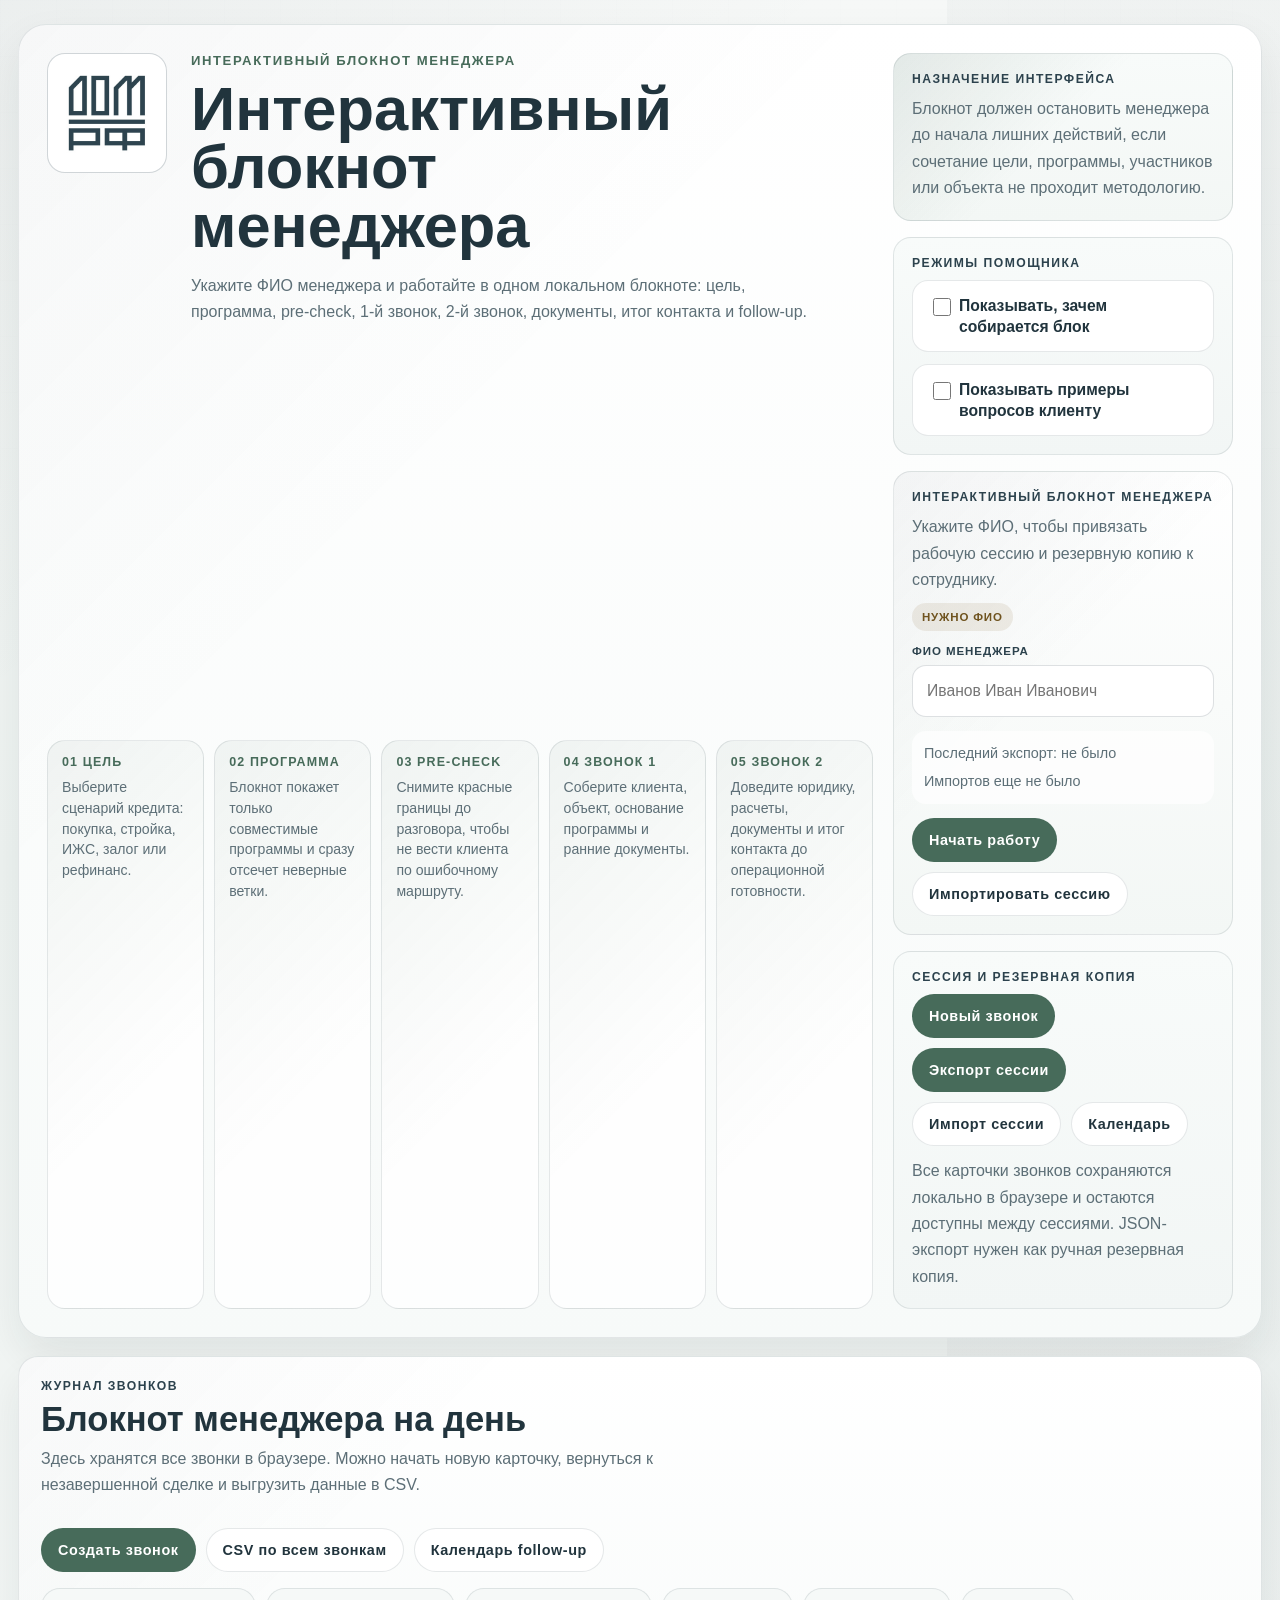
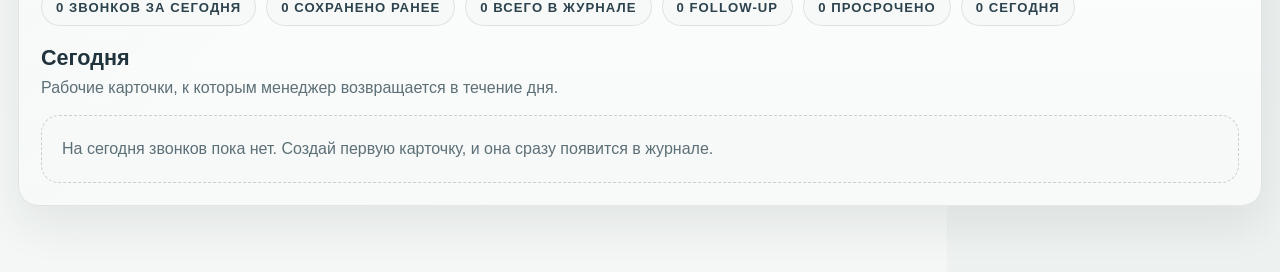
<file: index.html>
<!DOCTYPE html>
<html lang="ru">
<head>
    <meta charset="UTF-8">
    <meta http-equiv="refresh" content="0; url=app/" />
    <title>Перенаправление...</title>
</head>
<body>
    <p>Если вы не были перенаправлены автоматически, <a href="app/">нажмите здесь</a>.</p>
</body>
</html>
</file>
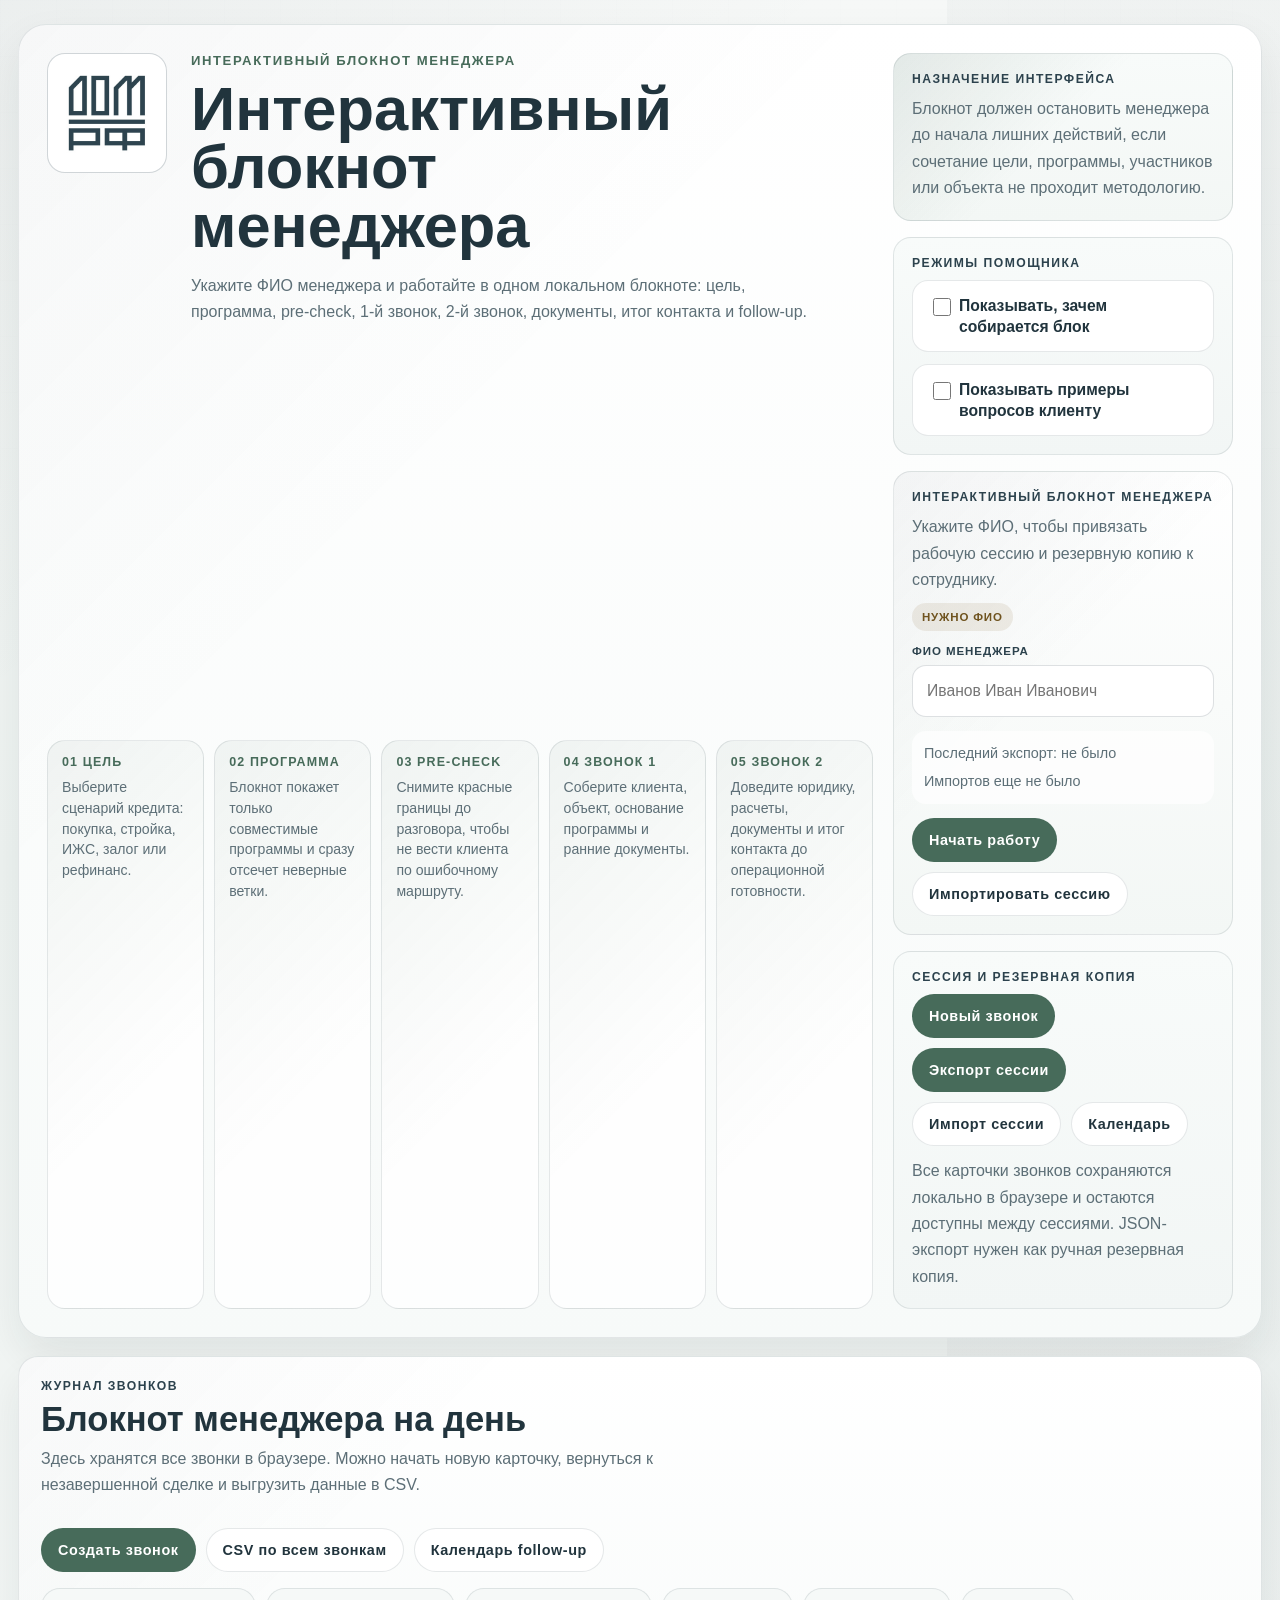
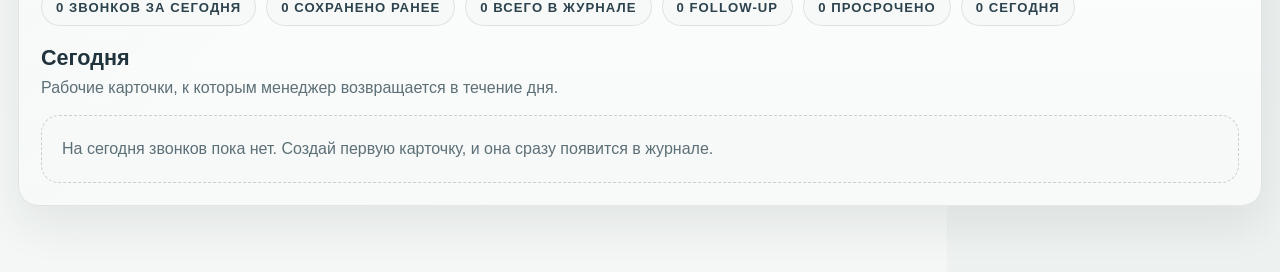
<file: app/index.html>
<!DOCTYPE html>
<html lang="ru">
  <head>
    <meta charset="UTF-8" />
    <meta name="viewport" content="width=device-width, initial-scale=1.0" />
    <title>Интерактивный блокнот менеджера</title>
    <link rel="stylesheet" href="./styles.css" />
  </head>
  <body>
    <main class="app">
      <header class="shell topbar">
        <div class="brand-panel">
          <div class="brand-lockup">
            <div class="brand-mark">
              <img src="./assets/logo.jpg" alt="Логотип ДОМ.РФ" />
            </div>
            <div class="brand-copy">
              <p class="eyebrow" id="brand-kicker">Интерактивный блокнот менеджера</p>
              <h1 id="brand-title">Интерактивный блокнот менеджера</h1>
              <p class="lead" id="brand-lead">
                Сначала менеджер выбирает цель кредита, затем видит только
                совместимые программы и проходит обязательный pre-check. После
                этого интерфейс открывает узлы <strong>1-го</strong> и
                <strong>2-го</strong> звонка с полями, документами,
                подсказками и регуляторными сигналами.
              </p>
            </div>
          </div>

          <div class="brand-sequence" aria-label="Логика прохождения сценария">
            <article class="brand-step-card">
              <span>01 Цель</span>
              <p>Выберите сценарий кредита: покупка, стройка, ИЖС, залог или рефинанс.</p>
            </article>
            <article class="brand-step-card">
              <span>02 Программа</span>
              <p>Блокнот покажет только совместимые программы и сразу отсечет неверные ветки.</p>
            </article>
            <article class="brand-step-card">
              <span>03 Pre-check</span>
              <p>Снимите красные границы до разговора, чтобы не вести клиента по ошибочному маршруту.</p>
            </article>
            <article class="brand-step-card">
              <span>04 Звонок 1</span>
              <p>Соберите клиента, объект, основание программы и ранние документы.</p>
            </article>
            <article class="brand-step-card">
              <span>05 Звонок 2</span>
              <p>Доведите юридику, расчеты, документы и итог контакта до операционной готовности.</p>
            </article>
          </div>
        </div>

        <div class="utility-panel">
          <section class="utility-card utility-card-note">
            <p class="utility-label">Назначение интерфейса</p>
            <p class="utility-copy">
              Блокнот должен остановить менеджера до начала лишних действий,
              если сочетание цели, программы, участников или объекта не проходит
              методологию.
            </p>
          </section>

          <section class="utility-card utility-card-tools">
            <p class="utility-label">Режимы помощника</p>
            <div class="topbar-tools">
              <label class="tool-switch">
                <input type="checkbox" id="detail-mode" />
                <span>Показывать, зачем собирается блок</span>
              </label>
              <label class="tool-switch">
                <input type="checkbox" id="question-mode" />
                <span>Показывать примеры вопросов клиенту</span>
              </label>
            </div>
          </section>

          <section class="utility-card utility-card-manager" id="manager-profile-root"></section>

          <section class="utility-card utility-card-actions">
            <p class="utility-label">Сессия и резервная копия</p>
            <div class="action-cluster">
              <button class="action-button action-button-primary" id="create-call-button" type="button">
                Новый звонок
              </button>
              <button class="action-button action-button-primary" id="export-session-button" type="button">
                Экспорт сессии
              </button>
              <button class="action-button" id="import-session-button" type="button">
                Импорт сессии
              </button>
              <button class="action-button" id="open-calendar-button" type="button">
                Календарь
              </button>
            </div>
            <p class="utility-copy">
              Все карточки звонков сохраняются локально в браузере и остаются
              доступны между сессиями. JSON-экспорт нужен как ручная резервная копия.
            </p>
          </section>
        </div>
      </header>

      <section class="shell journal-shell" id="journal-root"></section>

      <section class="shell workspace-shell hidden" id="workspace-shell">
        <section class="workspace-topbar" id="workspace-topbar"></section>

        <section class="router-grid">
          <article class="router-card">
            <div class="router-head">
              <span class="router-step">01</span>
              <h2>Цель кредита</h2>
            </div>
            <p class="router-copy">
              Первая развилка графа. Именно цель задает допустимые сценарии,
              объектную часть маршрута и набор документов, которые вообще имеет
              смысл собирать.
            </p>
            <div id="purpose-picker" class="choice-group"></div>
          </article>

          <article class="router-card">
            <div class="router-head">
              <span class="router-step">02</span>
              <h2>Программа</h2>
            </div>
            <p class="router-copy">
              После выбора цели показываются только релевантные программы с
              понятным статусом: допускается, требует подтверждения или
              блокируется до звонка.
            </p>
            <div id="program-picker" class="program-grid"></div>
          </article>
        </section>

        <section class="workspace">
          <div class="graph-column">
            <section class="summary-card" id="route-summary"></section>
            <section id="precheck-root" class="precheck-root"></section>
            <section id="graph-root" class="graph-root"></section>
            <section id="call-outcome-root" class="call-outcome-root"></section>
          </div>

          <aside class="insight-column">
            <section class="contradiction-card" id="contradictions-root"></section>

            <section class="insight-card">
              <h2>Динамические сигналы</h2>
              <p class="insight-copy">
                Здесь показываются стоп-факторы, предупреждения и методологические
                подсказки по текущей ветке.
              </p>
              <div id="insights-root" class="insights-root"></div>
            </section>
          </aside>
        </section>
      </section>

      <section class="output-panel-root hidden" id="output-panel-root"></section>
      <section class="documents-drawer-root hidden" id="documents-drawer-root"></section>
      <section class="calendar-drawer-root hidden" id="calendar-drawer-root"></section>
      <input type="file" id="session-import-input" accept=".json,application/json" hidden />
      <section class="session-modal-root hidden" id="session-modal-root"></section>
    </main>

    <script src="./app.js"></script>
  </body>
</html>
</file>
<file: app/styles.css>
:root {
  --bg: #f1f4f3;
  --bg-deep: #e4ebe8;
  --paper: #ffffff;
  --paper-soft: #f6f9f8;
  --paper-strong: #edf3f1;
  --ink: #243640;
  --muted: #5d6f77;
  --line: rgba(44, 66, 77, 0.12);
  --line-strong: rgba(44, 66, 77, 0.22);
  --brand: #2c424d;
  --brand-strong: #21343d;
  --brand-soft: rgba(44, 66, 77, 0.08);
  --accent: #476b5a;
  --accent-soft: rgba(71, 107, 90, 0.1);
  --info: #3f6273;
  --info-soft: rgba(63, 98, 115, 0.1);
  --warn: #8f6f3a;
  --warn-soft: rgba(143, 111, 58, 0.12);
  --danger: #a2473f;
  --danger-soft: rgba(162, 71, 63, 0.12);
  --shadow: 0 20px 44px rgba(25, 38, 44, 0.08);
  --radius-xl: 28px;
  --radius-lg: 20px;
  --radius-md: 16px;
  --radius-sm: 12px;
  --font-display: "Etelka Medium Pro", "Avenir Next Condensed", "Arial Narrow", sans-serif;
  --font-body: "Avenir Next", "Trebuchet MS", "Segoe UI", sans-serif;
}

* {
  box-sizing: border-box;
}

html {
  font-size: 16px;
}

body {
  margin: 0;
  min-height: 100vh;
  color: var(--ink);
  background:
    linear-gradient(140deg, rgba(44, 66, 77, 0.05), transparent 24%),
    linear-gradient(90deg, transparent 0 74%, rgba(44, 66, 77, 0.03) 74% 100%),
    linear-gradient(180deg, #f6f8f7 0%, #eef3f1 46%, #f4f7f6 100%);
  font-family: var(--font-body);
}

body::before {
  content: "";
  position: fixed;
  inset: 0;
  pointer-events: none;
  background-image:
    linear-gradient(rgba(44, 66, 77, 0.03) 1px, transparent 1px),
    linear-gradient(90deg, rgba(44, 66, 77, 0.03) 1px, transparent 1px);
  background-size: 56px 56px;
  mask-image: linear-gradient(180deg, rgba(0, 0, 0, 0.18), transparent 82%);
}

img {
  display: block;
  max-width: 100%;
}

button,
input,
select,
textarea {
  font: inherit;
}

.app {
  position: relative;
  z-index: 1;
  padding: 24px 18px 48px;
}

.shell {
  width: min(1420px, 100%);
  margin: 0 auto;
}

.topbar,
.router-card,
.journal-card,
.workspace-card,
.summary-card,
.precheck-card,
.node-card,
.call-outcome-card,
.contradiction-card,
.insight-card,
.audit-card {
  border: 1px solid var(--line);
  background: var(--paper);
  box-shadow: var(--shadow);
}

.topbar {
  display: grid;
  grid-template-columns: minmax(0, 1.4fr) 340px;
  gap: 20px;
  padding: 28px;
  border-radius: var(--radius-xl);
  margin-bottom: 18px;
  background:
    linear-gradient(135deg, rgba(44, 66, 77, 0.04), transparent 34%),
    linear-gradient(180deg, #ffffff 0%, #f7faf9 100%);
}

.brand-panel {
  display: grid;
  gap: 22px;
  min-width: 0;
}

.brand-lockup {
  display: grid;
  grid-template-columns: 120px minmax(0, 1fr);
  gap: 24px;
  align-items: start;
}

.brand-mark {
  display: grid;
  place-items: center;
  min-height: 120px;
  padding: 16px;
  border-radius: 18px;
  border: 1px solid var(--line-strong);
  background: #ffffff;
}

.brand-mark img {
  width: 82px;
  height: 82px;
  object-fit: contain;
}

.brand-copy {
  min-width: 0;
}

.eyebrow,
.router-step,
.utility-label,
.node-index,
.section-kicker,
.summary-label,
.field-source,
.field-note-label,
.audit-label,
.insight-title {
  font-family: var(--font-display);
  font-weight: 800;
  letter-spacing: 0.12em;
  text-transform: uppercase;
}

.eyebrow {
  margin: 0 0 12px;
  color: var(--accent);
  font-size: 0.82rem;
}

.topbar h1,
.router-card h2,
.precheck-head h3,
.precheck-section h4,
.precheck-redlines h5,
.call-outcome-card h2,
.outcome-section h3,
.followup-card h3,
.calendar-header h2,
.calendar-group h3,
.calendar-task-card h4,
.calendar-month-card h3,
.calendar-selected-card h3,
.contradiction-card h2,
.contradiction-item h3,
.insight-card h2,
.node-head h3 {
  margin: 0;
  font-family: var(--font-display);
  font-weight: 800;
  line-height: 0.95;
  color: var(--brand-strong);
}

.topbar h1 {
  max-width: 17ch;
  font-size: clamp(2.75rem, 4.8vw, 5.1rem);
}

.lead,
.router-copy,
.summary-copy,
.node-head p,
.insight-copy,
.field-note,
.field-detail,
.field-help,
.completion-copy,
.audit-copy,
.utility-copy,
.program-reason {
  color: var(--muted);
  line-height: 1.65;
}

.lead {
  max-width: 70ch;
  margin: 18px 0 0;
}

.lead strong {
  color: var(--brand-strong);
}

.brand-sequence {
  display: grid;
  grid-template-columns: repeat(5, minmax(0, 1fr));
  gap: 10px;
}

.brand-step-card {
  display: grid;
  align-content: start;
  gap: 8px;
  min-height: 132px;
  padding: 14px;
  border: 1px solid rgba(44, 66, 77, 0.12);
  border-radius: 18px;
  background:
    linear-gradient(135deg, rgba(71, 107, 90, 0.08), transparent 62%),
    rgba(255, 255, 255, 0.78);
}

.brand-step-card span {
  color: var(--accent);
  font-family: var(--font-display);
  font-size: 0.78rem;
  font-weight: 900;
  letter-spacing: 0.09em;
  text-transform: uppercase;
}

.brand-step-card p {
  margin: 0;
  color: var(--muted);
  font-size: 0.88rem;
  line-height: 1.48;
}

.brand-chip,
.summary-chip {
  display: inline-flex;
  align-items: center;
  min-height: 38px;
  padding: 8px 14px;
  border-radius: 999px;
  border: 1px solid rgba(44, 66, 77, 0.12);
  background: var(--paper-soft);
  color: var(--brand);
  font-family: var(--font-display);
  font-size: 0.82rem;
  font-weight: 800;
  letter-spacing: 0.08em;
  text-transform: uppercase;
}

button.summary-chip {
  cursor: pointer;
  appearance: none;
}

button.summary-chip:hover {
  border-color: rgba(71, 107, 90, 0.32);
  background: var(--accent-soft);
}

.utility-panel {
  display: grid;
  gap: 16px;
  align-content: start;
}

.utility-card {
  padding: 18px;
  border-radius: 18px;
  border: 1px solid var(--line);
  background: linear-gradient(180deg, #f8fbfa 0%, #f2f6f5 100%);
}

.utility-card-note {
  background:
    linear-gradient(135deg, rgba(71, 107, 90, 0.12), transparent 48%),
    linear-gradient(180deg, #f8fbfa 0%, #f3f7f5 100%);
}

.utility-label {
  display: block;
  margin: 0 0 10px;
  color: var(--brand);
  font-size: 0.76rem;
}

.utility-copy {
  margin: 0;
}

.utility-card-actions .utility-copy {
  margin-top: 12px;
}

.utility-card-manager {
  background:
    linear-gradient(135deg, rgba(44, 66, 77, 0.06), transparent 46%),
    linear-gradient(180deg, #ffffff 0%, #f3f7f5 100%);
}

.manager-profile-card {
  display: grid;
  gap: 14px;
}

.manager-profile-head,
.manager-profile-actions,
.session-modal-actions {
  display: flex;
  flex-wrap: wrap;
  gap: 10px;
  align-items: flex-start;
  justify-content: space-between;
}

.manager-profile-field {
  display: grid;
  gap: 8px;
}

.manager-profile-name {
  margin: 0 0 8px;
  color: var(--brand-strong);
  font-family: var(--font-display);
  font-size: 1.25rem;
  font-weight: 900;
  line-height: 1.05;
}

.manager-profile-field span,
.session-preview-row span {
  color: var(--brand);
  font-family: var(--font-display);
  font-size: 0.72rem;
  font-weight: 900;
  letter-spacing: 0.08em;
  text-transform: uppercase;
}

.session-meta-grid {
  display: grid;
  gap: 7px;
  padding: 12px;
  border-radius: 14px;
  background: rgba(255, 255, 255, 0.72);
  color: var(--muted);
  font-size: 0.9rem;
  line-height: 1.45;
}

.session-status {
  padding: 11px 12px;
  border-radius: 14px;
  border: 1px solid transparent;
  font-weight: 800;
  line-height: 1.45;
}

.session-status.success {
  border-color: rgba(71, 107, 90, 0.2);
  background: var(--accent-soft);
  color: var(--accent);
}

.session-status.warning {
  border-color: rgba(143, 111, 58, 0.2);
  background: var(--warn-soft);
  color: #6f531f;
}

.session-status.danger {
  border-color: rgba(162, 71, 63, 0.2);
  background: var(--danger-soft);
  color: #742a23;
}

.topbar-tools {
  display: grid;
  gap: 12px;
}

.tool-switch {
  display: grid;
  grid-template-columns: 18px minmax(0, 1fr);
  gap: 12px;
  align-items: start;
  min-height: 60px;
  padding: 14px 16px;
  border-radius: 16px;
  border: 1px solid var(--line);
  background: #ffffff;
}

.tool-switch input {
  margin-top: 3px;
  inline-size: 18px;
  block-size: 18px;
  accent-color: var(--accent);
}

.tool-switch span {
  font-family: var(--font-display);
  font-size: 0.98rem;
  font-weight: 800;
  line-height: 1.35;
  color: var(--brand-strong);
}

.action-cluster,
.call-card-actions,
.workspace-stage-actions {
  display: flex;
  flex-wrap: wrap;
  gap: 10px;
}

.call-card-actions,
.workspace-stage-actions {
  margin-top: 14px;
}

.action-button,
.stage-button {
  display: inline-flex;
  align-items: center;
  justify-content: center;
  min-height: 44px;
  padding: 10px 16px;
  border-radius: 999px;
  border: 1px solid var(--line);
  background: #ffffff;
  color: var(--brand-strong);
  cursor: pointer;
  font-family: var(--font-display);
  font-size: 0.9rem;
  font-weight: 800;
  letter-spacing: 0.04em;
  transition:
    transform 160ms ease,
    border-color 160ms ease,
    background 160ms ease,
    color 160ms ease;
}

.action-button:hover,
.stage-button:hover:not(:disabled) {
  transform: translateY(-1px);
  border-color: rgba(44, 66, 77, 0.24);
}

.action-button-primary,
.stage-button.is-active {
  border-color: rgba(71, 107, 90, 0.32);
  background: var(--accent);
  color: #ffffff;
}

.action-button:disabled,
.stage-button:disabled {
  cursor: not-allowed;
  opacity: 0.52;
}

.journal-shell,
.workspace-shell {
  display: grid;
  gap: 18px;
}

.journal-shell {
  margin-bottom: 18px;
}

.journal-card,
.workspace-card {
  padding: 22px;
  border-radius: 20px;
  background:
    linear-gradient(135deg, rgba(44, 66, 77, 0.03), transparent 30%),
    linear-gradient(180deg, #ffffff 0%, #f7faf9 100%);
}

.journal-head,
.workspace-card-head,
.workspace-meta-row {
  display: flex;
  flex-wrap: wrap;
  align-items: flex-start;
  justify-content: space-between;
  gap: 16px;
}

.journal-head h2,
.workspace-card-head h2,
.journal-section-head h3 {
  margin: 0;
  font-family: var(--font-display);
  font-weight: 800;
  line-height: 0.96;
  color: var(--brand-strong);
}

.journal-head h2 {
  font-size: clamp(2rem, 2.7vw, 3rem);
}

.workspace-card-head {
  margin-bottom: 18px;
  padding-bottom: 16px;
  border-bottom: 1px solid var(--line);
}

.workspace-card-head h2 {
  font-size: clamp(1.8rem, 2.4vw, 2.6rem);
}

.journal-copy,
.journal-section-head p,
.call-card-copy {
  margin: 0;
  color: var(--muted);
  line-height: 1.62;
}

.journal-copy {
  max-width: 70ch;
  margin-top: 10px;
}

.journal-stat-row {
  display: flex;
  flex-wrap: wrap;
  gap: 10px;
  margin: 16px 0 0;
}

.journal-section {
  margin-top: 22px;
}

.journal-section-head {
  margin-bottom: 14px;
}

.journal-section-head h3 {
  font-size: 1.35rem;
  margin-bottom: 6px;
}

.journal-empty {
  padding: 20px;
  border-radius: 18px;
  border: 1px dashed var(--line-strong);
  background: var(--paper-soft);
  color: var(--muted);
  line-height: 1.65;
}

.call-list {
  display: grid;
  gap: 14px;
}

.call-card {
  padding: 18px;
  border-radius: 18px;
  border: 1px solid rgba(44, 66, 77, 0.1);
  background: var(--paper-soft);
}

.call-card.is-active {
  border-color: rgba(71, 107, 90, 0.34);
  background: #ffffff;
  box-shadow: 0 14px 28px rgba(25, 38, 44, 0.06);
}

.call-card-head {
  display: flex;
  flex-wrap: wrap;
  align-items: flex-start;
  justify-content: space-between;
  gap: 12px;
  margin-bottom: 12px;
}

.call-card-head h3 {
  margin: 0 0 6px;
  font-family: var(--font-display);
  font-weight: 800;
  font-size: 1.2rem;
  color: var(--brand-strong);
}

.call-stage-pill {
  display: inline-flex;
  align-items: center;
  min-height: 32px;
  padding: 6px 11px;
  border-radius: 999px;
  background: var(--brand-soft);
  color: var(--brand);
  font-family: var(--font-display);
  font-size: 0.76rem;
  font-weight: 800;
  letter-spacing: 0.08em;
  text-transform: uppercase;
}

.call-outcome-strip {
  display: flex;
  flex-wrap: wrap;
  gap: 8px;
  margin: 0 0 12px;
}

.outcome-pill {
  display: inline-flex;
  align-items: center;
  min-height: 28px;
  padding: 5px 10px;
  border-radius: 999px;
  background: var(--paper-strong);
  color: var(--brand);
  font-family: var(--font-display);
  font-size: 0.72rem;
  font-weight: 900;
  letter-spacing: 0.07em;
  text-transform: uppercase;
}

.outcome-pill.success,
.outcome-pill.today {
  background: rgba(71, 107, 90, 0.12);
  color: var(--accent);
}

.outcome-pill.warning,
.outcome-pill.tomorrow {
  background: var(--warn-soft);
  color: #6f531f;
}

.outcome-pill.danger,
.outcome-pill.overdue {
  background: var(--danger-soft);
  color: #742a23;
}

.outcome-pill.info,
.outcome-pill.later {
  background: var(--info-soft);
  color: #264c5d;
}

.outcome-pill.neutral,
.outcome-pill.no_date {
  background: var(--brand-soft);
  color: var(--brand);
}

.call-card-line {
  display: flex;
  flex-wrap: wrap;
  gap: 10px;
  margin-bottom: 12px;
}

.call-progress-inline {
  margin-bottom: 12px;
}

.workspace-topbar {
  display: grid;
}

.workspace-meta-grid {
  display: grid;
  grid-template-columns: minmax(220px, 1.15fr) minmax(220px, 1.05fr) minmax(220px, 1fr) minmax(180px, 0.72fr);
  gap: 14px;
  align-items: end;
}

.workspace-meta-row {
  margin-top: 22px;
}

.meta-field {
  display: grid;
  gap: 8px;
}

.workspace-stage-block {
  display: grid;
  gap: 10px;
  padding: 16px 18px;
  border-radius: 16px;
  border: 1px solid rgba(44, 66, 77, 0.08);
  background: var(--paper-soft);
}

.workspace-stage-actions {
  justify-content: flex-end;
}

.workspace-status-grid {
  display: grid;
  grid-template-columns: minmax(0, 1fr) minmax(300px, 360px);
  gap: 16px;
  align-items: start;
  margin-top: 16px;
}

.workspace-status-grid .journal-stat-row {
  margin-top: 0;
}

.progress-card {
  padding: 16px;
  border-radius: 18px;
  border: 1px solid rgba(44, 66, 77, 0.1);
  background:
    linear-gradient(135deg, rgba(71, 107, 90, 0.08), transparent 42%),
    #ffffff;
}

.progress-card-head,
.progress-meter-head {
  display: flex;
  align-items: baseline;
  justify-content: space-between;
  gap: 12px;
}

.progress-card-head {
  margin-bottom: 12px;
}

.progress-card-head strong {
  font-family: var(--font-display);
  font-size: 2.1rem;
  line-height: 1;
  color: var(--brand-strong);
}

.progress-track {
  position: relative;
  height: 8px;
  overflow: hidden;
  border-radius: 999px;
  background: rgba(44, 66, 77, 0.1);
}

.progress-track span {
  position: absolute;
  inset: 0 auto 0 0;
  border-radius: inherit;
  background: linear-gradient(90deg, var(--accent), var(--brand));
}

.progress-track-main {
  height: 12px;
}

.progress-meter-list {
  display: grid;
  gap: 12px;
  margin-top: 14px;
}

.progress-meter {
  display: grid;
  gap: 7px;
}

.progress-meter.is-muted {
  opacity: 0.5;
}

.progress-meter-head {
  color: var(--muted);
  font-size: 0.9rem;
}

.progress-meter-head strong {
  color: var(--brand-strong);
  font-family: var(--font-display);
  font-size: 0.9rem;
}

.progress-copy {
  margin: 12px 0 0;
  color: var(--muted);
  font-size: 0.92rem;
  line-height: 1.55;
}

.stage-switcher {
  display: flex;
  flex-wrap: wrap;
  gap: 10px;
}

.stage-card .completion-block {
  background: transparent;
  border: 0;
  padding: 0;
}

.router-grid {
  display: grid;
  grid-template-columns: repeat(2, minmax(0, 1fr));
  gap: 16px;
  margin-bottom: 18px;
}

.router-card {
  padding: 22px;
  border-radius: var(--radius-lg);
  background:
    linear-gradient(135deg, rgba(44, 66, 77, 0.03), transparent 30%),
    linear-gradient(180deg, #ffffff 0%, #f7faf9 100%);
}

.router-head {
  display: grid;
  grid-template-columns: 56px minmax(0, 1fr);
  gap: 14px;
  align-items: start;
  margin-bottom: 14px;
}

.router-step {
  display: inline-flex;
  align-items: center;
  justify-content: center;
  width: 56px;
  height: 56px;
  border-radius: 14px;
  background: var(--brand);
  color: #ffffff;
  font-size: 1rem;
}

.router-card h2 {
  font-size: clamp(1.9rem, 2.5vw, 2.8rem);
}

.router-copy {
  margin: 0 0 16px;
  max-width: 64ch;
}

.choice-group {
  display: flex;
  flex-wrap: wrap;
  gap: 10px;
}

.choice-chip {
  display: inline-flex;
  align-items: center;
  justify-content: center;
  min-height: 44px;
  padding: 10px 16px;
  border-radius: 999px;
  border: 1px solid var(--line);
  background: #ffffff;
  color: var(--brand-strong);
  cursor: pointer;
  font-family: var(--font-display);
  font-size: 0.93rem;
  font-weight: 800;
  transition:
    transform 160ms ease,
    border-color 160ms ease,
    background 160ms ease,
    color 160ms ease;
}

.choice-chip:hover {
  transform: translateY(-1px);
  border-color: rgba(44, 66, 77, 0.26);
}

.choice-chip.is-active {
  border-color: rgba(71, 107, 90, 0.32);
  background: var(--accent-soft);
  color: var(--accent);
}

.program-grid {
  display: grid;
  grid-template-columns: repeat(2, minmax(0, 1fr));
  gap: 12px;
}

.program-empty {
  padding: 16px;
  border-radius: 16px;
  border: 1px dashed var(--line-strong);
  background: var(--paper-soft);
  color: var(--muted);
  line-height: 1.65;
}

.program-card {
  position: relative;
  display: grid;
  gap: 8px;
  min-height: 132px;
  padding: 18px 18px 18px 22px;
  border-radius: 18px;
  border: 1px solid var(--line);
  background: var(--paper-soft);
  color: var(--ink);
  text-align: left;
  cursor: pointer;
  transition:
    transform 160ms ease,
    border-color 160ms ease,
    background 160ms ease,
    box-shadow 160ms ease;
}

.program-card::before {
  content: "";
  position: absolute;
  inset: 0 auto 0 0;
  width: 5px;
  border-radius: 18px 0 0 18px;
  background: rgba(44, 66, 77, 0.2);
}

.program-card:hover:not(:disabled) {
  transform: translateY(-2px);
  box-shadow: 0 14px 28px rgba(25, 38, 44, 0.08);
}

.program-card.is-active {
  border-color: rgba(71, 107, 90, 0.34);
  background: #ffffff;
}

.program-card.allowed::before {
  background: var(--accent);
}

.program-card.conditional::before {
  background: var(--warn);
}

.program-card.blocked::before {
  background: var(--danger);
}

.program-card.blocked {
  cursor: not-allowed;
  opacity: 0.78;
  background: #fbf6f5;
}

.program-title,
.program-status {
  font-family: var(--font-display);
  font-weight: 800;
}

.program-title {
  font-size: 1.05rem;
  color: var(--brand-strong);
}

.program-status {
  font-size: 0.74rem;
  letter-spacing: 0.12em;
  text-transform: uppercase;
}

.program-card.allowed .program-status {
  color: var(--accent);
}

.program-card.conditional .program-status {
  color: var(--warn);
}

.program-card.blocked .program-status {
  color: var(--danger);
}

.workspace {
  display: grid;
  grid-template-columns: minmax(0, 1fr) 336px;
  gap: 18px;
  align-items: start;
}

.graph-column {
  min-width: 0;
}

.summary-card,
.precheck-card,
.node-card,
.call-outcome-card,
.contradiction-card,
.insight-card,
.audit-card {
  border-radius: 20px;
}

.summary-card {
  padding: 20px 22px;
  margin-bottom: 18px;
  background:
    linear-gradient(135deg, rgba(44, 66, 77, 0.04), transparent 36%),
    linear-gradient(180deg, #ffffff 0%, #f7faf9 100%);
}

.summary-label {
  display: block;
  color: var(--accent);
  font-size: 0.76rem;
}

.summary-line {
  display: flex;
  flex-wrap: wrap;
  gap: 10px;
  margin: 12px 0;
}

.summary-copy {
  margin: 0;
}

.precheck-root,
.graph-root {
  display: grid;
  gap: 16px;
}

.precheck-root {
  margin-bottom: 18px;
}

.precheck-card,
.node-card {
  position: relative;
  overflow: hidden;
}

.precheck-card::before,
.node-card::before {
  content: "";
  position: absolute;
  inset: 0 auto 0 0;
  width: 6px;
  background: linear-gradient(180deg, var(--brand), rgba(44, 66, 77, 0.2));
}

.precheck-card {
  padding: 22px;
  background:
    linear-gradient(135deg, rgba(44, 66, 77, 0.03), transparent 28%),
    linear-gradient(180deg, #ffffff 0%, #f7faf9 100%);
}

.precheck-head h3 {
  font-size: clamp(1.85rem, 2.4vw, 2.7rem);
  margin-bottom: 10px;
}

.precheck-head p,
.precheck-section-head p {
  margin: 0;
  color: var(--muted);
  line-height: 1.65;
}

.precheck-status-row {
  display: flex;
  flex-wrap: wrap;
  gap: 10px;
  margin: 16px 0 18px;
}

.precheck-grid {
  display: grid;
  gap: 14px;
}

.precheck-section {
  padding: 16px;
  border-radius: 18px;
  border: 1px solid rgba(44, 66, 77, 0.1);
  background: var(--paper-soft);
}

.precheck-section-head {
  margin-bottom: 14px;
}

.precheck-section h4 {
  font-size: 1.34rem;
  margin-bottom: 8px;
}

.precheck-redlines {
  margin-top: 14px;
}

.precheck-redlines h5 {
  margin-bottom: 8px;
  font-size: 0.98rem;
}

.node-card {
  padding: 22px;
  background:
    linear-gradient(135deg, rgba(44, 66, 77, 0.02), transparent 28%),
    linear-gradient(180deg, #ffffff 0%, #f7faf9 100%);
}

.call-outcome-root {
  margin-top: 18px;
}

.call-outcome-card {
  display: grid;
  gap: 18px;
  padding: 22px;
  background:
    linear-gradient(135deg, rgba(71, 107, 90, 0.07), transparent 34%),
    linear-gradient(180deg, #ffffff 0%, #f7faf9 100%);
}

.call-outcome-head,
.outcome-section-head-row,
.calendar-header,
.calendar-group-head,
.calendar-month-head,
.calendar-task-head {
  display: flex;
  gap: 14px;
  align-items: flex-start;
  justify-content: space-between;
}

.call-outcome-head h2 {
  font-size: clamp(2rem, 3vw, 3.2rem);
  margin-bottom: 10px;
}

.call-outcome-head p,
.outcome-section-head p,
.calendar-header p,
.calendar-group-head p,
.calendar-task-card p {
  margin: 0;
  color: var(--muted);
  line-height: 1.55;
}

.call-outcome-head-status,
.calendar-summary-row {
  display: flex;
  flex-wrap: wrap;
  gap: 8px;
  justify-content: flex-end;
}

.outcome-validation-panel {
  padding: 14px 16px;
  border: 1px solid rgba(143, 111, 58, 0.18);
  border-radius: 16px;
  background: var(--warn-soft);
  color: #6f531f;
}

.outcome-validation-panel strong {
  display: block;
  margin-bottom: 8px;
  font-family: var(--font-display);
  font-size: 0.78rem;
  letter-spacing: 0.1em;
  text-transform: uppercase;
}

.outcome-validation-panel ul {
  margin: 0;
  padding-left: 18px;
  line-height: 1.5;
}

.outcome-section,
.followup-card,
.calendar-summary-card,
.calendar-group,
.calendar-month-card,
.calendar-selected-card {
  padding: 16px;
  border: 1px solid rgba(44, 66, 77, 0.1);
  border-radius: 18px;
  background: var(--paper-soft);
}

.outcome-section {
  display: grid;
  gap: 14px;
}

.outcome-section h3,
.followup-card h3,
.calendar-group h3,
.calendar-month-card h3,
.calendar-selected-card h3 {
  margin: 0 0 6px;
  font-size: 1.35rem;
}

.call-outcome-status-row {
  display: grid;
  grid-template-columns: repeat(4, minmax(0, 1fr));
  gap: 10px;
}

.outcome-status-chip {
  display: grid;
  gap: 6px;
  min-height: 92px;
  padding: 13px;
  border: 1px solid rgba(44, 66, 77, 0.12);
  border-radius: 16px;
  background: #ffffff;
  color: var(--brand-strong);
  cursor: pointer;
  text-align: left;
}

.outcome-status-chip span {
  font-family: var(--font-display);
  font-weight: 900;
  letter-spacing: 0.04em;
  text-transform: uppercase;
}

.outcome-status-chip em {
  color: var(--muted);
  font-size: 0.86rem;
  font-style: normal;
  line-height: 1.45;
}

.outcome-status-chip.is-active {
  border-color: rgba(71, 107, 90, 0.38);
  background:
    linear-gradient(135deg, rgba(71, 107, 90, 0.12), transparent 56%),
    #ffffff;
  box-shadow: 0 14px 28px rgba(25, 38, 44, 0.06);
}

.outcome-status-chip.danger.is-active {
  border-color: rgba(162, 71, 63, 0.32);
}

.outcome-status-chip.warning.is-active {
  border-color: rgba(143, 111, 58, 0.32);
}

.call-outcome-grid {
  display: grid;
  grid-template-columns: minmax(0, 1.35fr) minmax(320px, 0.85fr);
  gap: 16px;
  align-items: start;
}

.outcome-column,
.followup-card,
.promised-docs-list,
.calendar-groups,
.calendar-task-list {
  display: grid;
  gap: 14px;
}

.outcome-field {
  display: grid;
  gap: 8px;
}

.outcome-field > span,
.outcome-mini-label,
.calendar-reschedule-row label span {
  color: var(--brand);
  font-family: var(--font-display);
  font-size: 0.72rem;
  font-weight: 900;
  letter-spacing: 0.08em;
  text-transform: uppercase;
}

.call-outcome-textarea {
  min-height: 104px;
  resize: vertical;
}

.promised-docs-empty,
.calendar-empty {
  padding: 14px;
  border-radius: 14px;
  background: var(--brand-soft);
  color: var(--brand);
  line-height: 1.55;
}

.promised-doc-row {
  display: grid;
  gap: 12px;
  padding: 14px;
  border: 1px solid rgba(44, 66, 77, 0.1);
  border-radius: 16px;
  background: #ffffff;
}

.promised-doc-head,
.promised-doc-actions,
.call-outcome-actions,
.calendar-task-actions {
  display: flex;
  flex-wrap: wrap;
  gap: 10px;
  align-items: center;
  justify-content: space-between;
}

.promised-doc-grid {
  display: grid;
  grid-template-columns: minmax(0, 1fr) 150px;
  gap: 12px;
}

.promised-doc-comment {
  grid-column: 1 / -1;
}

.outcome-check {
  display: inline-grid;
  grid-template-columns: 20px minmax(0, 1fr);
  gap: 10px;
  align-items: center;
  color: var(--brand-strong);
  font-weight: 800;
}

.outcome-check input {
  inline-size: 20px;
  block-size: 20px;
  accent-color: var(--accent);
}

.outcome-check-card {
  padding: 12px;
  border: 1px solid rgba(44, 66, 77, 0.1);
  border-radius: 14px;
  background: #ffffff;
}

.followup-card {
  position: sticky;
  top: 18px;
}

.followup-grid,
.calendar-reschedule-row {
  display: grid;
  grid-template-columns: 1fr 120px;
  gap: 12px;
}

.followup-preview {
  display: grid;
  gap: 6px;
  padding: 13px 14px;
  border-radius: 14px;
  background: #ffffff;
}

.followup-preview strong {
  color: var(--brand-strong);
  line-height: 1.45;
}

.call-outcome-actions {
  justify-content: flex-end;
}

.locked-card::before {
  background: linear-gradient(180deg, var(--danger), rgba(162, 71, 63, 0.24));
}

.node-shell {
  display: grid;
  grid-template-columns: 72px minmax(0, 1fr);
  gap: 18px;
  align-items: start;
}

.node-index {
  display: inline-flex;
  align-items: center;
  justify-content: center;
  width: 56px;
  height: 56px;
  border-radius: 16px;
  background: var(--brand);
  color: #ffffff;
  font-size: 0.9rem;
}

.node-head {
  margin-bottom: 16px;
}

.section-kicker {
  display: inline-flex;
  align-items: center;
  min-height: 28px;
  margin-bottom: 10px;
  padding: 5px 10px;
  border-radius: 999px;
  font-size: 0.72rem;
}

.section-kicker.call1 {
  background: var(--accent-soft);
  color: var(--accent);
}

.section-kicker.call2 {
  background: var(--info-soft);
  color: var(--info);
}

.section-kicker.bridge {
  background: var(--brand-soft);
  color: var(--brand);
}

.section-kicker.final {
  background: rgba(33, 52, 61, 0.1);
  color: var(--brand-strong);
}

.node-head h3 {
  font-size: clamp(1.75rem, 2.2vw, 2.5rem);
  margin-bottom: 10px;
}

.node-head p {
  margin: 0;
}

.node-banner-list {
  display: grid;
  gap: 10px;
  margin-bottom: 14px;
}

.node-banner {
  padding: 13px 14px;
  border-radius: 14px;
  border: 1px solid transparent;
  font-size: 0.96rem;
  line-height: 1.58;
}

.node-banner strong {
  display: block;
  margin-bottom: 4px;
  font-family: var(--font-display);
  font-size: 0.8rem;
  letter-spacing: 0.1em;
  text-transform: uppercase;
}

.node-banner.blocker,
.insight-item.blocker {
  border-color: rgba(162, 71, 63, 0.14);
  background: var(--danger-soft);
  color: #742a23;
}

.node-banner.warning,
.insight-item.warning {
  border-color: rgba(143, 111, 58, 0.16);
  background: var(--warn-soft);
  color: #6f531f;
}

.node-banner.info,
.insight-item.info {
  border-color: rgba(63, 98, 115, 0.14);
  background: var(--info-soft);
  color: #264c5d;
}

.field-grid {
  display: grid;
  grid-template-columns: repeat(2, minmax(0, 1fr));
  gap: 14px;
}

.field-card {
  min-width: 0;
  padding: 16px;
  border-radius: 16px;
  border: 1px solid rgba(44, 66, 77, 0.09);
  background: var(--paper-soft);
}

.field-card.is-invalid {
  border-color: rgba(162, 71, 63, 0.28);
  background: #fff7f5;
}

.field-label-row {
  display: flex;
  align-items: flex-start;
  justify-content: space-between;
  gap: 12px;
  margin-bottom: 6px;
}

.field-label {
  display: block;
  font-family: var(--font-display);
  font-size: 1rem;
  font-weight: 800;
  line-height: 1.15;
  color: var(--brand-strong);
}

.field-required {
  display: inline-flex;
  align-items: center;
  min-height: 22px;
  padding: 2px 7px;
  border-radius: 999px;
  background: var(--brand-soft);
  color: var(--brand);
  font-family: var(--font-display);
  font-size: 0.68rem;
  font-weight: 800;
  letter-spacing: 0.08em;
  text-transform: uppercase;
  white-space: nowrap;
}

.field-meta-badge {
  display: inline-flex;
  align-items: center;
  min-height: 22px;
  padding: 2px 7px;
  border-radius: 999px;
  background: rgba(63, 98, 115, 0.09);
  color: var(--info);
  font-size: 0.66rem;
  font-weight: 800;
  letter-spacing: 0.04em;
  white-space: nowrap;
}

.field-source {
  display: inline-flex;
  align-items: center;
  min-height: 22px;
  margin-bottom: 10px;
  padding: 2px 8px;
  border-radius: 999px;
  font-size: 0.66rem;
}

.field-source.apics {
  background: var(--accent-soft);
  color: var(--accent);
}

.field-source.csv_no_id {
  background: var(--warn-soft);
  color: var(--warn);
}

.field-source.method {
  background: var(--info-soft);
  color: var(--info);
}

.field-note-label {
  display: block;
  margin-top: 10px;
  margin-bottom: 4px;
  color: var(--accent);
  font-size: 0.66rem;
}

.field-note,
.field-detail,
.field-help,
.validation-message {
  margin: 0;
  font-size: 0.92rem;
}

.validation-message.soft-warning {
  margin-top: 8px;
  color: var(--warn);
}

.field-input,
.field-textarea,
.field-select {
  width: 100%;
  min-height: 52px;
  padding: 13px 14px;
  border-radius: 14px;
  border: 1px solid rgba(44, 66, 77, 0.16);
  background: #ffffff;
  color: var(--ink);
  font-size: 0.98rem;
  line-height: 1.45;
}

.field-input:focus,
.field-textarea:focus,
.field-select:focus {
  outline: none;
  border-color: rgba(71, 107, 90, 0.38);
  box-shadow: 0 0 0 4px rgba(71, 107, 90, 0.12);
}

.field-textarea {
  min-height: 144px;
  resize: vertical;
}

.field-select {
  appearance: none;
  padding-right: 44px;
  background-image:
    linear-gradient(45deg, transparent 50%, var(--brand) 50%),
    linear-gradient(135deg, var(--brand) 50%, transparent 50%);
  background-position:
    calc(100% - 22px) calc(50% - 3px),
    calc(100% - 16px) calc(50% - 3px);
  background-size: 6px 6px, 6px 6px;
  background-repeat: no-repeat;
}

.field-input-date {
  letter-spacing: 0.02em;
}

.checkbox-list {
  display: grid;
  gap: 10px;
}

.checkbox-option {
  display: grid;
  grid-template-columns: 18px minmax(0, 1fr);
  gap: 10px;
  align-items: start;
  padding: 12px 14px;
  border-radius: 14px;
  border: 1px solid rgba(44, 66, 77, 0.1);
  background: #ffffff;
  color: var(--brand-strong);
  line-height: 1.45;
}

.checkbox-option input {
  margin-top: 2px;
  inline-size: 18px;
  block-size: 18px;
  accent-color: var(--accent);
}

.participants-control {
  display: grid;
  gap: 12px;
  min-width: 0;
  container-type: inline-size;
}

.participants-list {
  display: grid;
  gap: 10px;
  min-width: 0;
}

.participant-row {
  display: grid;
  gap: 12px;
  min-width: 0;
  max-width: 100%;
  padding: 14px;
  border-radius: 18px;
  border: 1px solid rgba(44, 66, 77, 0.12);
  background:
    linear-gradient(135deg, rgba(71, 107, 90, 0.08), transparent 42%),
    #ffffff;
}

.participant-row-head {
  display: flex;
  min-width: 0;
  align-items: center;
  justify-content: space-between;
  gap: 12px;
}

.participant-index {
  display: inline-flex;
  align-items: center;
  min-width: 0;
  min-height: 30px;
  padding: 0 11px;
  border-radius: 999px;
  background: var(--paper-strong);
  color: var(--brand-strong);
  font-size: 0.78rem;
  font-weight: 900;
  letter-spacing: 0.08em;
  text-transform: uppercase;
}

.participant-fields {
  display: grid;
  grid-template-columns: minmax(220px, 1.35fr) minmax(150px, 0.85fr) minmax(120px, 0.65fr) minmax(150px, 0.85fr);
  gap: 12px;
  min-width: 0;
}

.participant-field {
  display: grid;
  gap: 6px;
  min-width: 0;
  max-width: 100%;
}

.participant-field .field-input,
.participant-field .field-select {
  min-width: 0;
}

.participant-field span {
  font-size: 0.75rem;
  font-weight: 800;
  letter-spacing: 0.08em;
  line-height: 1.2;
  text-transform: uppercase;
  color: var(--muted);
  overflow-wrap: anywhere;
}

.participant-hint {
  margin: -2px 0 0;
  color: var(--muted);
  font-size: 0.9rem;
  line-height: 1.45;
}

.participant-checks,
.participant-docs {
  display: flex;
  flex-wrap: wrap;
  gap: 8px;
  min-width: 0;
}

.participant-checks label,
.participant-docs label {
  display: inline-flex;
  align-items: center;
  gap: 7px;
  min-height: 32px;
  padding: 6px 9px;
  border: 1px solid rgba(44, 66, 77, 0.1);
  border-radius: 999px;
  background: rgba(255, 255, 255, 0.78);
  color: var(--brand-strong);
  font-size: 0.78rem;
  font-weight: 800;
}

.participant-checks input,
.participant-docs input {
  inline-size: 16px;
  block-size: 16px;
  accent-color: var(--accent);
}

.participant-add,
.participant-remove {
  max-width: 100%;
  border: 1px solid transparent;
  border-radius: 14px;
  font-weight: 800;
  cursor: pointer;
  transition:
    transform 0.2s ease,
    box-shadow 0.2s ease,
    background 0.2s ease;
}

.participant-add {
  justify-self: stretch;
  min-height: 48px;
  padding: 0 18px;
  border-style: dashed;
  border-color: rgba(71, 107, 90, 0.34);
  background:
    linear-gradient(180deg, rgba(71, 107, 90, 0.08), rgba(71, 107, 90, 0.03)),
    #ffffff;
  color: var(--accent);
  box-shadow: none;
}

.participant-remove {
  flex: 0 1 auto;
  white-space: nowrap;
  min-height: 34px;
  padding: 0 12px;
  border-color: rgba(162, 71, 63, 0.18);
  background: rgba(162, 71, 63, 0.06);
  color: var(--danger);
  font-size: 0.84rem;
}

.participant-add:hover,
.participant-remove:hover {
  transform: translateY(-1px);
}

.participant-add:hover {
  border-color: rgba(71, 107, 90, 0.54);
  background: var(--accent-soft);
}

@container (max-width: 760px) {
  .participant-fields {
    grid-template-columns: repeat(2, minmax(0, 1fr));
  }

  .participant-name,
  .participant-role,
  .participant-kinship {
    grid-column: 1 / -1;
  }
}

@container (max-width: 460px) {
  .participant-fields {
    grid-template-columns: 1fr;
  }

  .participant-citizenship {
    grid-column: 1 / -1;
  }
}

.validation-message {
  margin-top: 8px;
  color: var(--danger);
}

.toggle-block,
.question-block,
.regulatory-block,
.completion-block {
  margin-top: 16px;
  padding: 14px;
  border-radius: 14px;
  border: 1px solid rgba(44, 66, 77, 0.08);
  background: var(--paper-soft);
}

.toggle-block h4,
.question-block h4,
.regulatory-block h4,
.completion-block h4 {
  margin: 0 0 8px;
  font-family: var(--font-display);
  font-size: 0.86rem;
  font-weight: 800;
  letter-spacing: 0.1em;
  text-transform: uppercase;
  color: var(--brand);
}

.question-list,
.regulatory-list,
.completion-list,
.audit-stat-list,
.audit-points {
  margin: 0;
  padding-left: 18px;
  color: var(--muted);
  line-height: 1.58;
}

.insight-column {
  position: sticky;
  top: 18px;
  display: grid;
  gap: 16px;
}

.contradiction-card,
.insight-card,
.audit-card {
  padding: 18px;
  background:
    linear-gradient(135deg, rgba(44, 66, 77, 0.03), transparent 28%),
    linear-gradient(180deg, #ffffff 0%, #f7faf9 100%);
}

.contradiction-card {
  border-color: rgba(162, 71, 63, 0.18);
}

.contradiction-head {
  display: grid;
  gap: 8px;
}

.contradiction-card h2,
.insight-card h2 {
  font-size: 1.84rem;
  margin-bottom: 8px;
}

.contradiction-copy {
  margin: 0;
  color: var(--muted);
  line-height: 1.55;
}

.contradiction-summary-row {
  display: flex;
  flex-wrap: wrap;
  gap: 8px;
  margin: 14px 0;
}

.contradiction-count {
  display: inline-flex;
  align-items: center;
  min-height: 30px;
  padding: 5px 9px;
  border-radius: 999px;
  font-family: var(--font-display);
  font-size: 0.68rem;
  font-weight: 800;
  letter-spacing: 0.08em;
  text-transform: uppercase;
}

.contradiction-count.danger {
  background: var(--danger-soft);
  color: #742a23;
}

.contradiction-count.warn {
  background: var(--warn-soft);
  color: #6f531f;
}

.contradiction-count.info {
  background: var(--info-soft);
  color: #264c5d;
}

.contradiction-list {
  display: grid;
  gap: 10px;
}

.contradiction-item {
  padding: 14px;
  border-radius: 16px;
  border: 1px solid rgba(44, 66, 77, 0.08);
  background: var(--paper-soft);
}

.contradiction-item.blocker {
  border-color: rgba(162, 71, 63, 0.2);
  background: linear-gradient(180deg, #fff8f6 0%, rgba(162, 71, 63, 0.08) 100%);
}

.contradiction-item.warning {
  border-color: rgba(143, 111, 58, 0.22);
  background: linear-gradient(180deg, #fffaf0 0%, rgba(143, 111, 58, 0.08) 100%);
}

.contradiction-item.info {
  border-color: rgba(63, 98, 115, 0.18);
  background: linear-gradient(180deg, #f7fbfc 0%, rgba(63, 98, 115, 0.08) 100%);
}

.contradiction-item-head {
  display: flex;
  flex-wrap: wrap;
  gap: 8px;
  margin-bottom: 8px;
}

.contradiction-severity,
.contradiction-stage {
  display: inline-flex;
  align-items: center;
  min-height: 24px;
  padding: 4px 8px;
  border-radius: 999px;
  background: rgba(255, 255, 255, 0.66);
  color: var(--brand);
  font-family: var(--font-display);
  font-size: 0.64rem;
  font-weight: 800;
  letter-spacing: 0.08em;
  text-transform: uppercase;
}

.contradiction-item h3 {
  margin: 0 0 8px;
  font-size: 1.12rem;
  line-height: 1.05;
}

.contradiction-item p,
.contradiction-action-text {
  margin: 0;
  color: var(--muted);
  line-height: 1.5;
}

.contradiction-action-text {
  margin-top: 10px;
  padding: 10px 12px;
  border-radius: 12px;
  background: rgba(255, 255, 255, 0.66);
}

.contradiction-action-text strong,
.contradiction-banner-action {
  display: block;
  margin-bottom: 3px;
  color: var(--brand-strong);
  font-family: var(--font-display);
  font-size: 0.7rem;
  font-weight: 800;
  letter-spacing: 0.08em;
  text-transform: uppercase;
}

.contradiction-facts {
  margin: 10px 0 0;
  padding-left: 18px;
  color: var(--muted);
  line-height: 1.5;
}

.contradiction-go,
.contradiction-inline-go {
  width: 100%;
  min-height: 38px;
  margin-top: 12px;
  border: 1px solid rgba(71, 107, 90, 0.24);
  border-radius: 12px;
  background: var(--brand);
  color: #ffffff;
  cursor: pointer;
  font-family: var(--font-display);
  font-size: 0.78rem;
  font-weight: 800;
  letter-spacing: 0.08em;
  text-transform: uppercase;
}

.contradiction-inline-go {
  width: auto;
  padding: 0 14px;
}

.contradiction-go:hover,
.contradiction-inline-go:hover {
  background: var(--brand-strong);
}

.contradiction-empty,
.contradiction-more {
  margin-top: 14px;
  padding: 13px 14px;
  border-radius: 14px;
  border: 1px solid rgba(44, 66, 77, 0.1);
  background: var(--brand-soft);
  color: var(--brand);
  line-height: 1.5;
}

.contradiction-more {
  width: 100%;
  cursor: pointer;
  font-family: var(--font-display);
  font-weight: 800;
  letter-spacing: 0.08em;
  text-transform: uppercase;
}

.contradiction-more:hover {
  border-color: rgba(71, 107, 90, 0.28);
  background: var(--accent-soft);
}

.contradiction-empty.success {
  background: var(--accent-soft);
  color: var(--accent);
}

.contradiction-banner span {
  display: block;
}

.contradiction-banner-action {
  margin-top: 8px;
}

.is-contradiction-highlight {
  outline: 3px solid rgba(162, 71, 63, 0.34);
  outline-offset: 4px;
  transition: outline-color 0.2s ease, box-shadow 0.2s ease;
  box-shadow: 0 0 0 8px rgba(162, 71, 63, 0.08);
}

.insights-root {
  display: grid;
  gap: 10px;
  margin-top: 14px;
}

.insight-item {
  padding: 13px 14px;
  border-radius: 14px;
  border: 1px solid rgba(44, 66, 77, 0.08);
  font-size: 0.94rem;
  line-height: 1.55;
}

.signal-action {
  display: block;
  width: 100%;
  text-align: left;
  cursor: pointer;
  transition:
    transform 0.16s ease,
    box-shadow 0.16s ease,
    border-color 0.16s ease;
}

.signal-action:hover {
  transform: translateY(-1px);
  box-shadow: 0 10px 24px rgba(25, 38, 44, 0.08);
}

.signal-action:focus-visible {
  outline: 3px solid rgba(71, 107, 90, 0.3);
  outline-offset: 3px;
}

.signal-target-hint {
  display: block;
  margin-top: 8px;
  color: var(--accent);
  font-size: 0.74rem;
  font-weight: 900;
}

.signal-group {
  display: grid;
  gap: 10px;
}

.signal-group + .signal-group {
  margin-top: 14px;
}

.signal-group-head {
  display: flex;
  align-items: center;
  justify-content: space-between;
  gap: 10px;
  color: var(--muted);
  font-size: 0.76rem;
  font-weight: 900;
  letter-spacing: 0.08em;
  text-transform: uppercase;
}

.signal-group-head span,
.signal-meta {
  display: inline-flex;
  align-items: center;
  min-height: 22px;
  padding: 2px 8px;
  border-radius: 999px;
  background: rgba(44, 66, 77, 0.08);
  color: var(--muted);
  font-size: 0.68rem;
  font-weight: 800;
  letter-spacing: 0;
  text-transform: none;
}

.signal-meta {
  margin-bottom: 6px;
}

.insight-title {
  display: block;
  margin-bottom: 4px;
  font-size: 0.7rem;
}

.insight-empty {
  padding: 13px 14px;
  border-radius: 14px;
  background: var(--brand-soft);
  color: var(--brand);
}

.audit-label {
  display: block;
  margin-bottom: 8px;
  color: var(--accent);
  font-size: 0.76rem;
}

.audit-diff {
  margin: 14px 0;
  padding: 13px 14px;
  border-radius: 14px;
  border: 1px solid rgba(44, 66, 77, 0.1);
  background: var(--paper-soft);
}

.audit-diff strong {
  display: block;
  margin-bottom: 6px;
  font-family: var(--font-display);
  font-size: 0.88rem;
  color: var(--brand-strong);
}

.audit-diff p {
  margin: 6px 0 0;
  color: var(--muted);
  line-height: 1.5;
}

.audit-stat-list {
  margin-bottom: 12px;
}

.calendar-drawer-root {
  position: fixed;
  inset: 0;
  z-index: 44;
}

.calendar-scrim {
  position: absolute;
  inset: 0;
  background: rgba(20, 33, 38, 0.34);
  backdrop-filter: blur(5px);
}

.calendar-drawer {
  position: absolute;
  inset: 16px 16px 16px auto;
  display: grid;
  grid-template-rows: auto minmax(0, 1fr);
  width: min(760px, calc(100vw - 32px));
  border: 1px solid rgba(44, 66, 77, 0.16);
  border-radius: 28px;
  background:
    linear-gradient(135deg, rgba(71, 107, 90, 0.11), transparent 34%),
    linear-gradient(180deg, #ffffff 0%, #f6f9f8 100%);
  box-shadow: 0 28px 90px rgba(18, 31, 36, 0.26);
  overflow: hidden;
}

.calendar-header {
  padding: 18px;
  border-bottom: 1px solid var(--line);
}

.calendar-header h2 {
  margin: 0 0 8px;
  font-size: clamp(2rem, 5vw, 3.35rem);
  line-height: 0.95;
}

.calendar-body {
  display: grid;
  align-content: start;
  gap: 14px;
  min-height: 0;
  padding: 14px;
  overflow: auto;
}

.calendar-summary-card {
  display: grid;
  gap: 12px;
  background: #ffffff;
}

.calendar-group {
  display: grid;
  gap: 12px;
  background: #ffffff;
}

.calendar-group.overdue {
  border-color: rgba(162, 71, 63, 0.18);
}

.calendar-group.today {
  border-color: rgba(71, 107, 90, 0.2);
}

.calendar-task-card {
  display: grid;
  gap: 12px;
  padding: 14px;
  border: 1px solid rgba(44, 66, 77, 0.1);
  border-radius: 16px;
  background: var(--paper-soft);
}

.calendar-task-card.overdue {
  border-color: rgba(162, 71, 63, 0.2);
  background: linear-gradient(180deg, #fff8f6 0%, rgba(162, 71, 63, 0.08) 100%);
}

.calendar-task-card.today {
  border-color: rgba(71, 107, 90, 0.22);
  background: linear-gradient(180deg, #ffffff 0%, rgba(71, 107, 90, 0.09) 100%);
}

.calendar-task-card h4 {
  margin: 4px 0 4px;
  font-size: 1.25rem;
}

.calendar-task-facts {
  display: flex;
  flex-wrap: wrap;
  gap: 8px;
}

.calendar-task-facts span {
  min-height: 28px;
  padding: 5px 9px;
  border-radius: 999px;
  background: #ffffff;
  color: var(--brand);
  font-family: var(--font-display);
  font-size: 0.72rem;
  font-weight: 900;
  letter-spacing: 0.07em;
  text-transform: uppercase;
}

.calendar-task-copy {
  color: var(--muted);
  line-height: 1.55;
}

.calendar-task-copy strong {
  color: var(--brand-strong);
}

.calendar-task-actions {
  justify-content: flex-start;
}

.calendar-reschedule-row label {
  display: grid;
  gap: 7px;
}

.calendar-month-layout {
  display: grid;
  grid-template-columns: minmax(0, 1fr) minmax(260px, 0.85fr);
  gap: 14px;
  align-items: start;
}

.calendar-month-card,
.calendar-selected-card {
  display: grid;
  gap: 14px;
  background: #ffffff;
}

.calendar-week-row,
.calendar-month-grid {
  display: grid;
  grid-template-columns: repeat(7, minmax(0, 1fr));
  gap: 8px;
}

.calendar-week-row span {
  color: var(--muted);
  font-family: var(--font-display);
  font-size: 0.7rem;
  font-weight: 900;
  text-align: center;
  text-transform: uppercase;
}

.calendar-day-chip {
  display: grid;
  place-items: center;
  min-height: 58px;
  border: 1px solid rgba(44, 66, 77, 0.1);
  border-radius: 14px;
  background: var(--paper-soft);
  color: var(--brand-strong);
  cursor: pointer;
}

.calendar-day-chip span {
  font-family: var(--font-display);
  font-weight: 900;
}

.calendar-day-chip strong {
  min-width: 22px;
  min-height: 22px;
  padding: 3px 6px;
  border-radius: 999px;
  background: var(--accent);
  color: #ffffff;
  font-size: 0.7rem;
}

.calendar-day-chip.is-muted {
  opacity: 0.45;
}

.calendar-day-chip.is-active {
  border-color: rgba(71, 107, 90, 0.38);
  background: var(--accent-soft);
  box-shadow: 0 0 0 4px rgba(71, 107, 90, 0.08);
}

.calendar-empty-main {
  background: #ffffff;
}

.session-modal-root {
  position: fixed;
  inset: 0;
  z-index: 58;
}

.session-modal-scrim {
  position: absolute;
  inset: 0;
  background: rgba(20, 33, 38, 0.38);
  backdrop-filter: blur(6px);
}

.session-modal {
  position: absolute;
  inset: 50% auto auto 50%;
  display: grid;
  gap: 16px;
  width: min(620px, calc(100vw - 32px));
  max-height: calc(100vh - 32px);
  padding: 22px;
  border: 1px solid rgba(44, 66, 77, 0.16);
  border-radius: 28px;
  background:
    linear-gradient(135deg, rgba(71, 107, 90, 0.1), transparent 38%),
    linear-gradient(180deg, #ffffff 0%, #f6f9f8 100%);
  box-shadow: 0 28px 90px rgba(18, 31, 36, 0.28);
  overflow: auto;
  transform: translate(-50%, -50%);
}

.session-modal-head {
  display: grid;
  gap: 8px;
}

.session-modal h2 {
  margin: 0;
  font-family: var(--font-display);
  font-size: clamp(2.1rem, 5vw, 3.4rem);
  line-height: 0.95;
  color: var(--brand-strong);
}

.session-modal p {
  margin: 0;
  color: var(--muted);
  line-height: 1.55;
}

.session-preview-grid {
  display: grid;
  gap: 10px;
}

.session-preview-row {
  display: grid;
  grid-template-columns: 170px minmax(0, 1fr);
  gap: 12px;
  align-items: start;
  padding: 12px;
  border: 1px solid rgba(44, 66, 77, 0.1);
  border-radius: 14px;
  background: #ffffff;
}

.session-preview-row strong {
  color: var(--brand-strong);
  line-height: 1.4;
}

.session-warning {
  padding: 14px 16px;
  border: 1px solid rgba(162, 71, 63, 0.2);
  border-radius: 16px;
  background: var(--danger-soft);
  color: #742a23;
  line-height: 1.55;
}

.session-warning strong {
  display: block;
  margin-bottom: 5px;
  font-family: var(--font-display);
  font-size: 0.78rem;
  letter-spacing: 0.1em;
  text-transform: uppercase;
}

.session-modal-actions {
  justify-content: flex-end;
}

.documents-drawer-root {
  position: fixed;
  inset: 0;
  z-index: 42;
}

.documents-scrim {
  position: absolute;
  inset: 0;
  background: rgba(20, 33, 38, 0.32);
  backdrop-filter: blur(5px);
}

.documents-drawer {
  position: absolute;
  inset: 16px 16px 16px auto;
  display: grid;
  grid-template-rows: auto minmax(0, 1fr) auto;
  width: min(540px, calc(100vw - 32px));
  border: 1px solid rgba(44, 66, 77, 0.16);
  border-radius: 28px;
  background:
    linear-gradient(135deg, rgba(71, 107, 90, 0.1), transparent 34%),
    linear-gradient(180deg, #ffffff 0%, #f6f9f8 100%);
  box-shadow: 0 28px 90px rgba(18, 31, 36, 0.26);
  overflow: hidden;
}

.documents-drawer.is-pinned {
  box-shadow: 0 24px 70px rgba(18, 31, 36, 0.2);
}

.documents-header,
.documents-footer {
  padding: 18px;
  border-color: var(--line);
}

.documents-header {
  display: grid;
  grid-template-columns: minmax(0, 1fr) auto;
  gap: 14px;
  align-items: start;
  border-bottom: 1px solid var(--line);
}

.documents-header h2 {
  margin: 0;
  font-family: var(--font-display);
  font-size: clamp(2rem, 5vw, 3.35rem);
  line-height: 0.95;
  color: var(--brand-strong);
}

.documents-header-actions {
  display: flex;
  flex-wrap: wrap;
  gap: 8px;
  justify-content: flex-end;
}

.documents-close,
.documents-mini-action,
.documents-toggle {
  border: 1px solid var(--line);
  background: #ffffff;
  color: var(--brand-strong);
  cursor: pointer;
  font-family: var(--font-display);
  font-weight: 900;
}

.documents-close {
  min-height: 38px;
  padding: 0 13px;
  border-radius: 999px;
}

.documents-body {
  display: grid;
  gap: 12px;
  min-height: 0;
  padding: 14px;
  overflow: auto;
}

.documents-card,
.documents-section {
  border: 1px solid var(--line);
  border-radius: 20px;
  background: #ffffff;
}

.documents-card {
  display: grid;
  gap: 14px;
  padding: 16px;
}

.documents-card-head {
  display: grid;
  gap: 6px;
}

.documents-card h3,
.documents-section h3,
.documents-stub h3,
.documents-progress-head h3 {
  margin: 0;
  font-family: var(--font-display);
  font-size: 1.45rem;
  line-height: 1;
  color: var(--brand-strong);
}

.documents-card p,
.documents-section p,
.documents-stub p {
  margin: 0;
  color: var(--muted);
  line-height: 1.55;
}

.documents-kicker {
  display: inline-flex;
  width: fit-content;
  color: var(--accent);
  font-family: var(--font-display);
  font-size: 0.72rem;
  font-weight: 900;
  letter-spacing: 0.1em;
  text-transform: uppercase;
}

.documents-context-row,
.documents-chip-row,
.documents-toggle-row,
.documents-flag-list,
.document-badge-row {
  display: flex;
  flex-wrap: wrap;
  gap: 8px;
}

.documents-context-row {
  margin-top: 12px;
}

.documents-context-row span,
.documents-chip-row span,
.document-badge-row em {
  display: inline-flex;
  align-items: center;
  min-height: 28px;
  padding: 5px 10px;
  border-radius: 999px;
  background: var(--paper-strong);
  color: var(--brand);
  font-family: var(--font-display);
  font-size: 0.72rem;
  font-style: normal;
  font-weight: 900;
  letter-spacing: 0.07em;
  text-transform: uppercase;
}

.document-badge-row em.required {
  background: rgba(162, 71, 63, 0.1);
  color: var(--danger);
}

.documents-progress-head {
  display: flex;
  gap: 12px;
  align-items: start;
  justify-content: space-between;
}

.documents-progress-head strong {
  font-family: var(--font-display);
  font-size: 2rem;
  color: var(--accent);
}

.documents-controls-card,
.documents-control-block,
.documents-search,
.documents-flag-groups,
.documents-flag-group,
.documents-sections,
.document-item-list {
  display: grid;
  gap: 12px;
}

.documents-toggle {
  min-height: 36px;
  padding: 7px 11px;
  border-radius: 999px;
  font-size: 0.8rem;
}

.documents-toggle.is-active {
  border-color: rgba(71, 107, 90, 0.32);
  background: var(--accent);
  color: #ffffff;
}

.documents-flag-group h4 {
  margin: 0;
  color: var(--brand-strong);
  font-size: 0.94rem;
}

.documents-flag {
  display: inline-grid;
  grid-template-columns: 18px auto;
  gap: 8px;
  align-items: center;
  min-height: 40px;
  padding: 9px 11px;
  border: 1px solid var(--line);
  border-radius: 14px;
  background: var(--paper-soft);
  color: var(--brand-strong);
  font-weight: 800;
}

.documents-flag input {
  inline-size: 18px;
  block-size: 18px;
  accent-color: var(--accent);
}

.documents-flag.is-active {
  border-color: rgba(71, 107, 90, 0.32);
  background: rgba(71, 107, 90, 0.1);
}

.documents-flag em {
  grid-column: 2;
  color: var(--muted);
  font-size: 0.74rem;
  font-style: normal;
}

.documents-section {
  overflow: hidden;
}

.documents-section summary {
  display: grid;
  grid-template-columns: minmax(0, 1fr) auto;
  gap: 12px;
  align-items: start;
  padding: 16px;
  cursor: pointer;
  list-style: none;
}

.documents-section summary::-webkit-details-marker {
  display: none;
}

.documents-section.is-focused summary {
  background:
    linear-gradient(135deg, rgba(71, 107, 90, 0.08), transparent 52%),
    #ffffff;
}

.documents-section-side {
  display: grid;
  justify-items: end;
  gap: 8px;
}

.documents-section-side strong {
  color: var(--brand-strong);
  font-family: var(--font-display);
  font-size: 1.2rem;
}

.documents-section-status {
  min-height: 28px;
  padding: 5px 9px;
  border-radius: 999px;
  background: var(--paper-strong);
  color: var(--muted);
  font-size: 0.74rem;
  font-weight: 900;
}

.documents-section-status.is-complete {
  background: rgba(71, 107, 90, 0.12);
  color: var(--accent);
}

.documents-section-status.is-partial {
  background: rgba(63, 98, 115, 0.1);
  color: var(--info);
}

.documents-section-status.is-danger {
  background: rgba(162, 71, 63, 0.1);
  color: var(--danger);
}

.documents-section-body {
  display: grid;
  gap: 12px;
  padding: 0 16px 16px;
}

.documents-section-actions {
  display: flex;
  justify-content: flex-end;
}

.documents-mini-action {
  min-height: 34px;
  padding: 6px 11px;
  border-radius: 999px;
  background: var(--accent-soft);
  color: var(--accent);
  font-size: 0.78rem;
}

.document-item {
  display: grid;
  grid-template-columns: 20px minmax(0, 1fr);
  gap: 12px;
  align-items: start;
  padding: 12px;
  border: 1px solid rgba(44, 66, 77, 0.1);
  border-radius: 16px;
  background: var(--paper-soft);
}

.document-item input {
  margin-top: 3px;
  inline-size: 20px;
  block-size: 20px;
  accent-color: var(--accent);
}

.document-item-main {
  display: grid;
  gap: 6px;
}

.document-item strong {
  color: var(--brand-strong);
  line-height: 1.35;
}

.document-item small {
  color: var(--muted);
  line-height: 1.45;
}

.document-item.is-checked {
  border-color: rgba(71, 107, 90, 0.22);
  background: rgba(71, 107, 90, 0.07);
}

.document-item.is-checked strong {
  text-decoration: line-through;
  text-decoration-thickness: 1px;
  text-decoration-color: rgba(71, 107, 90, 0.45);
}

.document-item.is-critical:not(.is-checked) {
  border-color: rgba(162, 71, 63, 0.26);
  background:
    linear-gradient(135deg, rgba(162, 71, 63, 0.07), transparent 46%),
    #ffffff;
}

.documents-footer {
  display: flex;
  flex-wrap: wrap;
  gap: 10px;
  align-items: center;
  border-top: 1px solid var(--line);
}

.documents-copy-status {
  color: var(--muted);
  line-height: 1.45;
}

.documents-stub {
  background:
    linear-gradient(135deg, rgba(143, 111, 58, 0.08), transparent 46%),
    #ffffff;
}

.output-panel-root {
  position: fixed;
  inset: 0;
  z-index: 40;
}

.output-scrim {
  position: absolute;
  inset: 0;
  background: rgba(20, 33, 38, 0.44);
  backdrop-filter: blur(8px);
}

.output-panel {
  position: absolute;
  inset: 18px 18px 18px auto;
  display: grid;
  grid-template-rows: auto auto auto minmax(0, 1fr);
  width: min(1180px, calc(100vw - 36px));
  padding: 22px;
  border: 1px solid rgba(44, 66, 77, 0.16);
  border-radius: 28px;
  background:
    linear-gradient(135deg, rgba(71, 107, 90, 0.08), transparent 36%),
    linear-gradient(180deg, #ffffff 0%, #f6f9f8 100%);
  box-shadow: 0 28px 90px rgba(18, 31, 36, 0.28);
  overflow: hidden;
}

.output-header,
.output-toolbar,
.output-progress-row,
.output-layout,
.output-section-head,
.output-field,
.output-part-row {
  display: grid;
  gap: 14px;
}

.output-header {
  grid-template-columns: minmax(0, 1fr) auto;
  align-items: start;
  padding-bottom: 16px;
  border-bottom: 1px solid var(--line);
}

.output-header h2 {
  margin: 0;
  font-family: var(--font-display);
  font-size: clamp(2rem, 4vw, 3.6rem);
  line-height: 0.95;
  color: var(--brand-strong);
}

.output-header-tags,
.output-toggle-row {
  display: flex;
  flex-wrap: wrap;
  gap: 8px;
}

.output-header-tags {
  margin-top: 12px;
}

.output-header-tags span,
.output-source,
.output-section-kicker,
.output-composite-label,
.output-method-fields-title {
  display: inline-flex;
  align-items: center;
  width: fit-content;
  min-height: 28px;
  padding: 5px 10px;
  border-radius: 999px;
  background: var(--paper-strong);
  color: var(--brand);
  font-family: var(--font-display);
  font-size: 0.72rem;
  font-weight: 900;
  letter-spacing: 0.08em;
  text-transform: uppercase;
}

.output-close {
  min-height: 42px;
  padding: 0 16px;
  border-radius: 999px;
  border: 1px solid var(--line);
  background: #ffffff;
  color: var(--brand-strong);
  cursor: pointer;
  font-family: var(--font-display);
  font-weight: 900;
}

.output-toolbar {
  grid-template-columns: repeat(3, minmax(0, 1fr));
  padding: 16px 0;
  border-bottom: 1px solid var(--line);
}

.output-toolbar-group {
  display: grid;
  gap: 8px;
}

.output-toolbar-group > span {
  color: var(--muted);
  font-size: 0.82rem;
  font-weight: 800;
}

.output-toggle {
  min-height: 38px;
  padding: 8px 12px;
  border-radius: 999px;
  border: 1px solid var(--line);
  background: #ffffff;
  color: var(--brand-strong);
  cursor: pointer;
  font-family: var(--font-display);
  font-size: 0.82rem;
  font-weight: 900;
}

.output-toggle.is-active {
  border-color: rgba(71, 107, 90, 0.32);
  background: var(--accent);
  color: #ffffff;
}

.output-toggle:disabled {
  cursor: not-allowed;
  opacity: 0.5;
}

.output-progress-row {
  grid-template-columns: minmax(280px, 0.8fr) minmax(260px, 1fr);
  align-items: stretch;
  padding: 16px 0;
}

.output-progress-card,
.output-copy-summary {
  padding: 16px;
  border: 1px solid var(--line);
  border-radius: 18px;
  background: #ffffff;
}

.output-progress-card p,
.output-copy-summary span,
.output-empty-line,
.output-section-head p {
  margin: 0;
  color: var(--muted);
  line-height: 1.55;
}

.output-copy-summary {
  display: flex;
  flex-wrap: wrap;
  gap: 12px;
  align-items: center;
  justify-content: space-between;
}

.output-layout {
  grid-template-columns: 230px minmax(0, 1fr);
  min-height: 0;
  overflow: hidden;
}

.output-nav {
  position: sticky;
  top: 0;
  display: grid;
  align-content: start;
  gap: 8px;
  max-height: 100%;
  padding-right: 10px;
  overflow: auto;
}

.output-nav-link {
  display: grid;
  gap: 4px;
  padding: 12px;
  border: 1px solid var(--line);
  border-left: 4px solid var(--line-strong);
  border-radius: 14px;
  background: #ffffff;
  color: var(--brand-strong);
  text-decoration: none;
}

.output-nav-link span {
  font-weight: 900;
}

.output-nav-link em {
  color: var(--muted);
  font-size: 0.76rem;
  font-style: normal;
}

.output-nav-link.is-complete {
  border-left-color: var(--accent);
}

.output-nav-link.is-partial {
  border-left-color: var(--warn);
}

.output-nav-link.is-danger {
  border-left-color: var(--danger);
}

.output-content {
  display: grid;
  gap: 14px;
  min-height: 0;
  padding-right: 6px;
  overflow: auto;
  scroll-behavior: smooth;
}

.output-section-card {
  display: grid;
  gap: 14px;
  padding: 18px;
  border: 1px solid var(--line);
  border-radius: 22px;
  background: #ffffff;
}

.output-section-head {
  grid-template-columns: minmax(0, 1fr) auto;
  align-items: start;
}

.output-section-head h3 {
  margin: 8px 0 6px;
  font-family: var(--font-display);
  font-size: 1.8rem;
  line-height: 1;
  color: var(--brand-strong);
}

.output-copy-block,
.output-copy-button,
.output-part-row button {
  min-height: 38px;
  padding: 8px 12px;
  border-radius: 999px;
  border: 1px solid rgba(71, 107, 90, 0.22);
  background: var(--accent-soft);
  color: var(--accent);
  cursor: pointer;
  font-family: var(--font-display);
  font-size: 0.8rem;
  font-weight: 900;
}

.output-copy-block:disabled,
.output-copy-button:disabled,
.output-part-row button:disabled {
  cursor: not-allowed;
  opacity: 0.45;
}

.output-field-list {
  display: grid;
  gap: 10px;
}

.output-field {
  grid-template-columns: minmax(0, 1fr) auto;
  align-items: start;
  padding: 12px;
  border: 1px solid rgba(44, 66, 77, 0.1);
  border-radius: 16px;
  background:
    linear-gradient(135deg, rgba(71, 107, 90, 0.04), transparent 42%),
    var(--paper-soft);
}

.output-field.is-method {
  background:
    linear-gradient(135deg, rgba(143, 111, 58, 0.08), transparent 42%),
    #fffdfa;
}

.output-field.is-empty {
  opacity: 0.72;
}

.output-field-body {
  display: grid;
  gap: 8px;
  min-width: 0;
}

.output-field-head {
  display: flex;
  flex-wrap: wrap;
  gap: 8px;
  align-items: center;
  justify-content: space-between;
  color: var(--brand-strong);
  font-weight: 900;
}

.output-source.source-apics {
  background: rgba(71, 107, 90, 0.12);
  color: var(--accent);
}

.output-source.source-csv_no_id {
  background: rgba(63, 98, 115, 0.1);
  color: var(--info);
}

.output-source.source-method {
  background: rgba(143, 111, 58, 0.12);
  color: var(--warn);
}

.output-value-box {
  min-height: 44px;
  padding: 11px 12px;
  border: 1px solid rgba(44, 66, 77, 0.1);
  border-radius: 14px;
  background: #ffffff;
  color: var(--ink);
  line-height: 1.5;
  white-space: pre-wrap;
  word-break: break-word;
}

.output-composite,
.output-method-fields,
.output-methodology {
  display: grid;
  gap: 10px;
  margin-top: 4px;
}

.output-part-row {
  grid-template-columns: minmax(140px, 1fr) repeat(3, auto);
  align-items: center;
  padding: 10px;
  border: 1px dashed rgba(71, 107, 90, 0.24);
  border-radius: 14px;
  background: #ffffff;
}

.output-part-row strong {
  color: var(--brand-strong);
}

.output-method-fields {
  padding-top: 12px;
  border-top: 1px dashed var(--line-strong);
}

.output-methodology {
  padding: 14px;
  border: 1px solid rgba(143, 111, 58, 0.18);
  border-radius: 16px;
  background: rgba(143, 111, 58, 0.06);
}

.output-methodology-title {
  justify-self: start;
  color: var(--warn);
  cursor: pointer;
  font-family: var(--font-display);
  font-weight: 900;
  letter-spacing: 0.08em;
  text-transform: uppercase;
}

.output-methodology ul {
  display: grid;
  gap: 8px;
  margin: 0;
  padding: 0;
  list-style: none;
}

.output-methodology li {
  display: grid;
  gap: 3px;
  padding: 10px 12px;
  border-radius: 12px;
  background: #ffffff;
  color: var(--muted);
}

.output-methodology li.blocker {
  border-left: 4px solid var(--danger);
}

.output-methodology li.warning {
  border-left: 4px solid var(--warn);
}

.output-methodology li.info {
  border-left: 4px solid var(--info);
}

.output-methodology strong {
  color: var(--brand-strong);
}

.hidden {
  display: none !important;
}

@media (max-width: 1220px) {
  .topbar {
    grid-template-columns: 1fr;
  }

  .brand-sequence {
    grid-template-columns: repeat(2, minmax(0, 1fr));
  }

  .workspace-meta-grid {
    grid-template-columns: repeat(2, minmax(0, 1fr));
  }

  .workspace-status-grid {
    grid-template-columns: 1fr;
  }

  .output-toolbar,
  .output-progress-row,
  .output-layout {
    grid-template-columns: 1fr;
  }

  .documents-drawer,
  .calendar-drawer {
    inset: 10px;
    width: auto;
  }

  .output-nav {
    position: static;
    grid-template-columns: repeat(2, minmax(0, 1fr));
    max-height: none;
    padding-right: 0;
  }

  .workspace {
    grid-template-columns: 1fr;
  }

  .insight-column {
    position: static;
  }
}

@media (max-width: 920px) {
  .router-grid,
  .workspace-meta-grid,
  .program-grid,
  .field-grid,
  .call-outcome-status-row,
  .call-outcome-grid,
  .promised-doc-grid,
  .followup-grid,
  .calendar-month-layout,
  .calendar-reschedule-row,
  .participant-row,
  .participant-fields {
    grid-template-columns: 1fr;
  }

  .brand-lockup {
    grid-template-columns: 96px minmax(0, 1fr);
    gap: 18px;
  }

  .output-panel {
    inset: 10px;
    width: auto;
    padding: 16px;
  }

  .output-header,
  .output-section-head,
  .output-field,
  .output-part-row,
  .documents-header,
  .documents-section summary {
    grid-template-columns: 1fr;
  }

  .call-outcome-head,
  .outcome-section-head-row,
  .calendar-header,
  .calendar-group-head,
  .calendar-task-head,
  .manager-profile-head,
  .manager-profile-actions,
  .session-modal-actions {
    flex-direction: column;
  }

  .session-preview-row {
    grid-template-columns: 1fr;
  }

  .followup-card {
    position: static;
  }

  .documents-section-side {
    justify-items: start;
  }
}

@media (max-width: 520px) {
  .participant-row-head {
    align-items: stretch;
    flex-direction: column;
  }

  .participant-index,
  .participant-remove {
    width: 100%;
    justify-content: center;
  }
}

@media (max-width: 720px) {
  .app {
    padding: 12px 10px 28px;
  }

  .topbar,
  .router-card,
  .workspace-card,
  .summary-card,
  .precheck-card,
  .node-card,
  .call-outcome-card,
  .contradiction-card,
  .insight-card,
  .audit-card {
    padding: 18px;
  }

  .brand-lockup,
  .node-shell,
  .router-head {
    grid-template-columns: 1fr;
  }

  .brand-sequence {
    grid-template-columns: 1fr;
  }

  .journal-head,
  .workspace-meta-row {
    flex-direction: column;
  }

  .brand-mark {
    width: 96px;
    min-height: 96px;
    padding: 12px;
  }

  .brand-mark img {
    width: 64px;
    height: 64px;
  }

  .topbar h1 {
    max-width: none;
    font-size: clamp(2.35rem, 11vw, 3.8rem);
  }

  .router-step,
  .node-index {
    width: 48px;
    height: 48px;
  }

  .choice-chip {
    width: 100%;
    justify-content: flex-start;
  }

  .output-nav {
    grid-template-columns: 1fr;
  }

  .output-panel {
    border-radius: 20px;
  }

  .documents-drawer {
    border-radius: 20px;
  }

  .documents-footer {
    align-items: stretch;
  }

  .documents-footer .action-button {
    width: 100%;
  }
}
</file>
